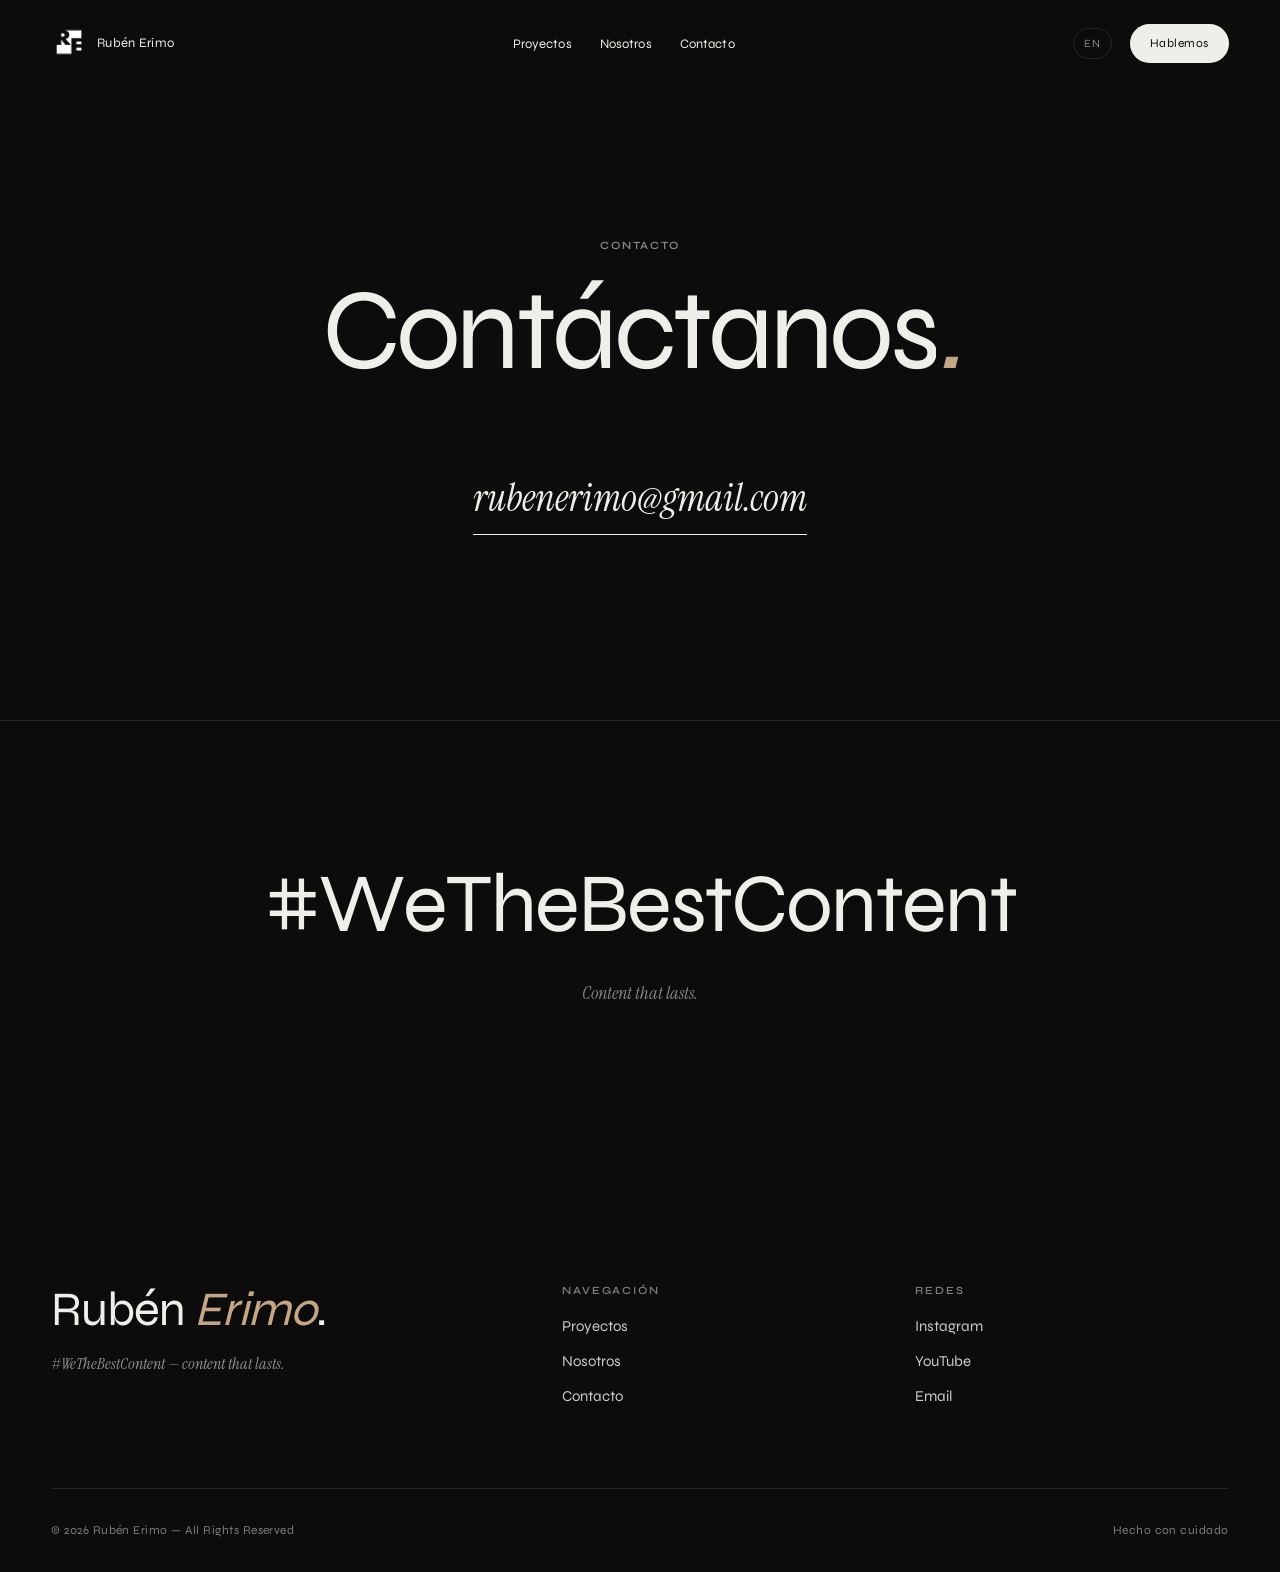
<file: contacto.html>
<!DOCTYPE html>
<html lang="es">
<head>
<meta charset="UTF-8">
<meta name="viewport" content="width=device-width, initial-scale=1.0">
<title>Contacto — Rubén Erimo</title>
<meta name="description" content="Hablemos. Escríbenos para tu próximo proyecto editorial. Rubén Erimo / WeTheBestContent.">
<link rel="icon" type="image/png" href="img-min/logos/img-9656.png">
<link rel="canonical" href="https://rubenerimo.com/contacto.html">
<meta property="og:type" content="website">
<meta property="og:site_name" content="Rubén Erimo — WeTheBestContent">
<meta property="og:title" content="Contacto — Rubén Erimo">
<meta property="og:description" content="Hablemos. Escríbenos para tu próximo proyecto editorial. Rubén Erimo / WeTheBestContent.">
<meta property="og:url" content="https://rubenerimo.com/contacto.html">
<meta property="og:image" content="https://rubenerimo.com/img-min/slider/1.jpg">
<meta property="og:image:width" content="1800">
<meta property="og:locale" content="es_ES">
<meta name="twitter:card" content="summary_large_image">
<meta name="twitter:title" content="Contacto — Rubén Erimo">
<meta name="twitter:description" content="Hablemos. Escríbenos para tu próximo proyecto editorial. Rubén Erimo / WeTheBestContent.">
<meta name="twitter:image" content="https://rubenerimo.com/img-min/slider/1.jpg">
<meta name="twitter:creator" content="@rubenerimo">
<link rel="preconnect" href="https://fonts.googleapis.com">
<link rel="preconnect" href="https://fonts.gstatic.com" crossorigin>
<link href="https://fonts.googleapis.com/css2?family=Instrument+Serif:ital@0;1&family=Montserrat:wght@400;500;600&family=Syne:wght@400;500;600&display=swap" rel="stylesheet">
<link rel="stylesheet" href="styles-min.css">
</head>
<body>

<div id="nav-slot"></div>

<section class="contact-hero centered">
  <div>
    <div class="eyebrow" style="margin-bottom:24px" data-es="Contacto" data-en="Contact">Contacto</div>
    <h1 class="contact-hero-title">
      <span data-split data-es="Contáctanos" data-en="Get in touch">Contáctanos</span><span class="accent" data-split>.</span>
    </h1>
    <a href="mailto:rubenerimo@gmail.com" class="contact-email-large">rubenerimo@gmail.com</a>
  </div>
</section>

<section class="service-cta">
  <h2 class="section-heading">
    <span data-split>#WeTheBestContent</span>
  </h2>
  <p data-es="Content that lasts." data-en="Content that lasts.">Content that lasts.</p>
</section>

<div id="footer-slot"></div>

<script src="partials.js"></script>
<script src="main.js"></script>
</body>
</html>
</file>
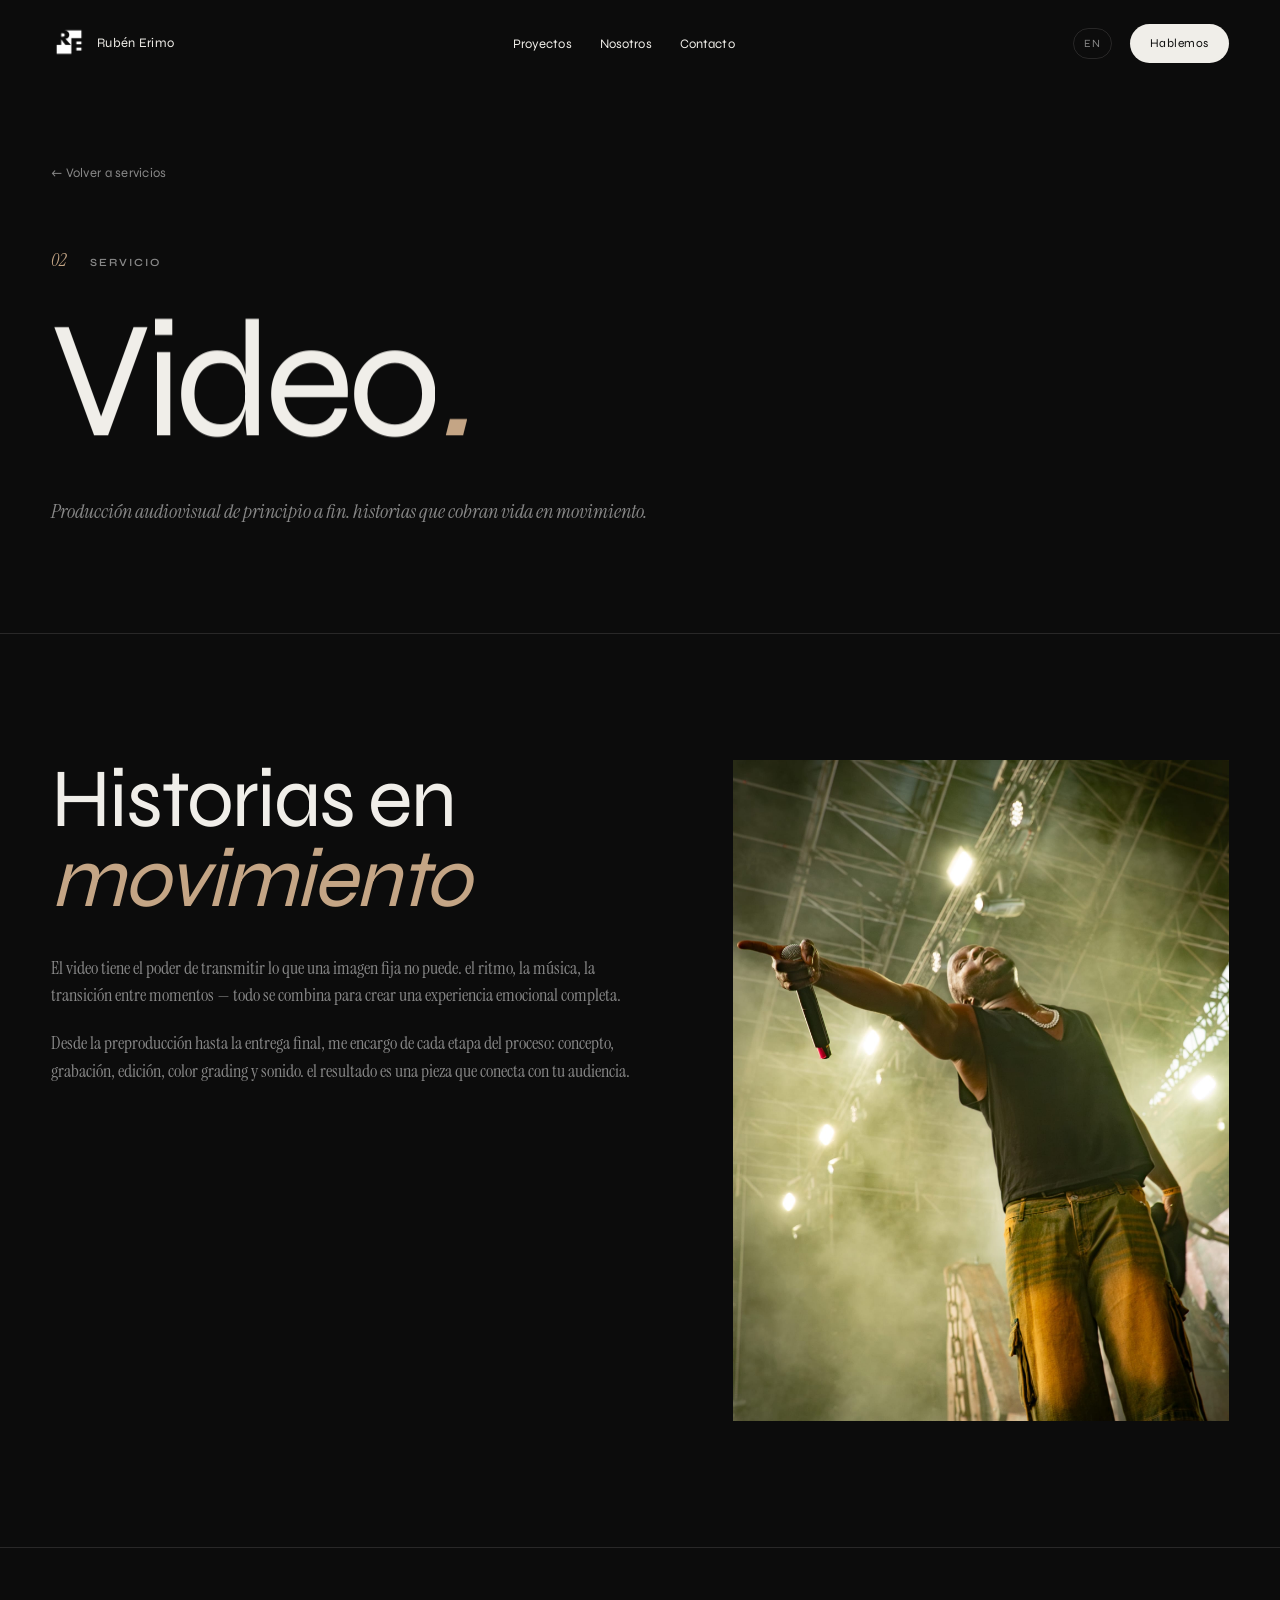
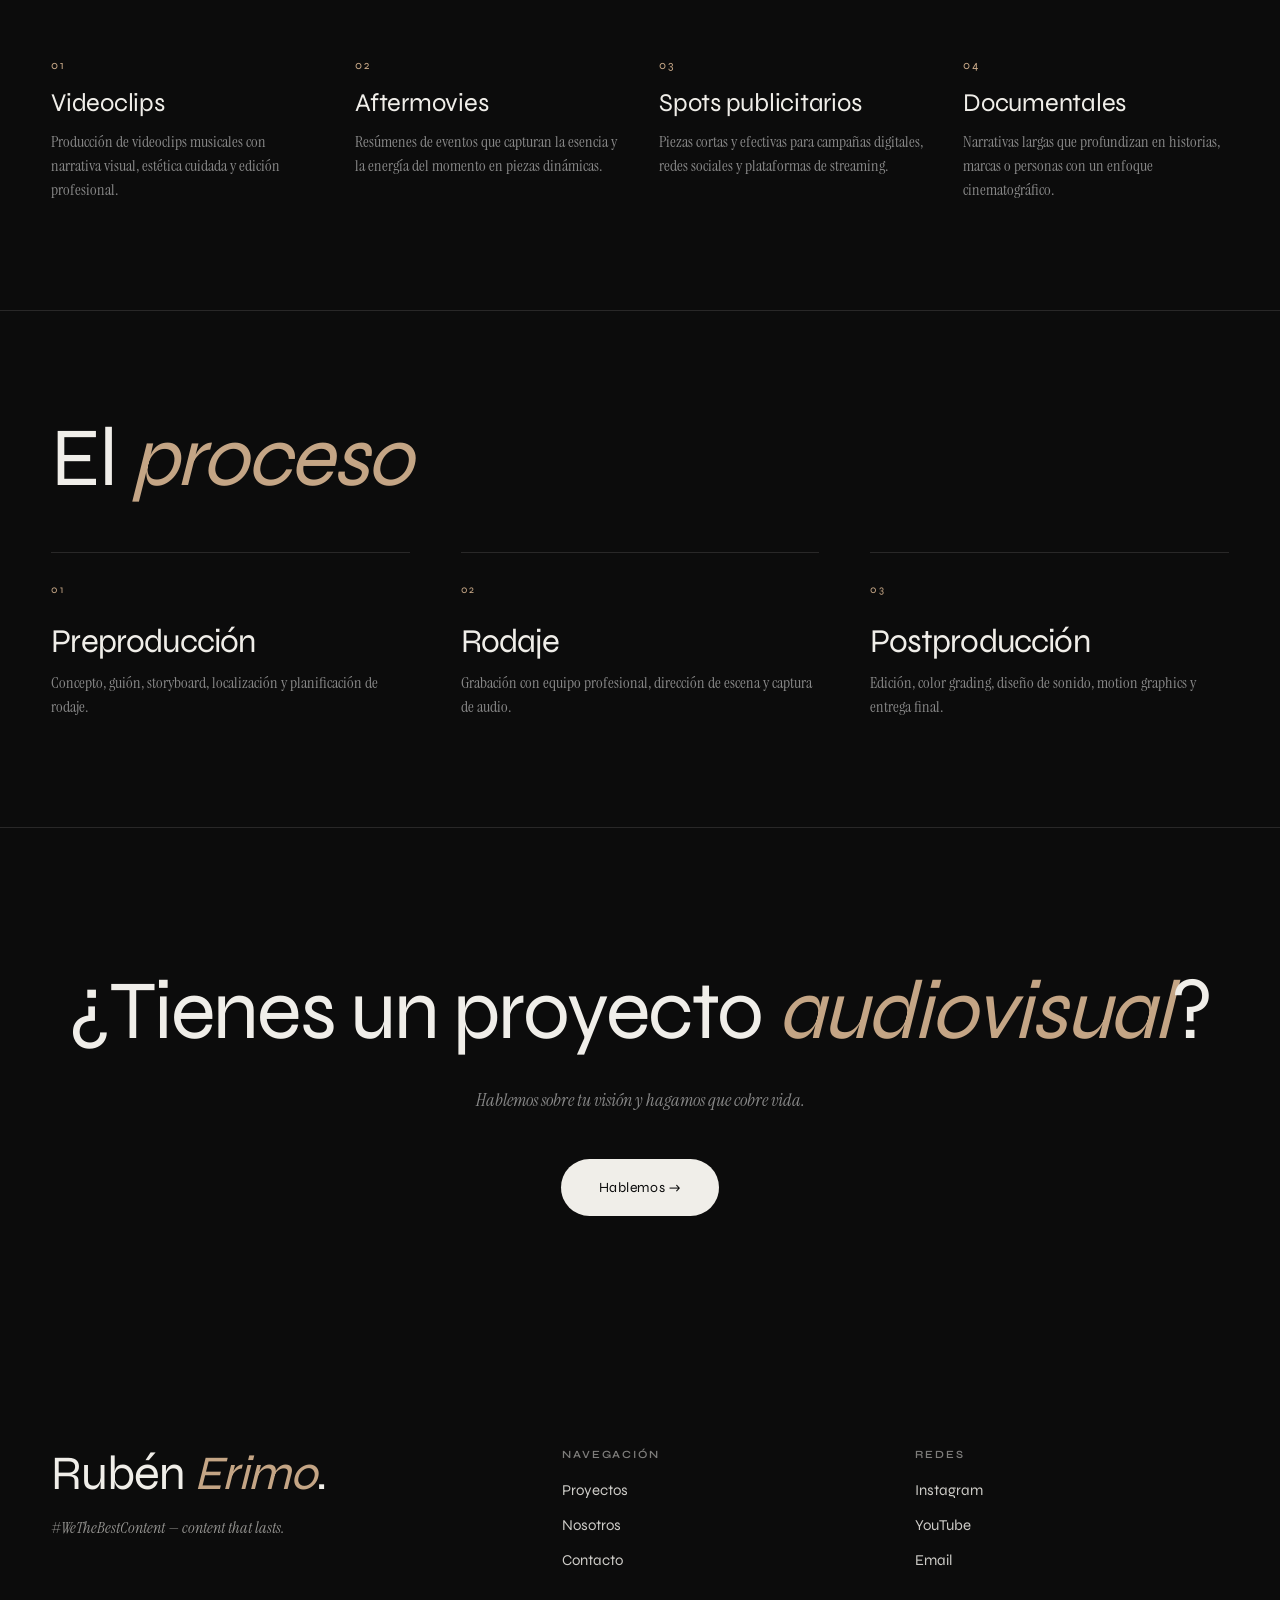
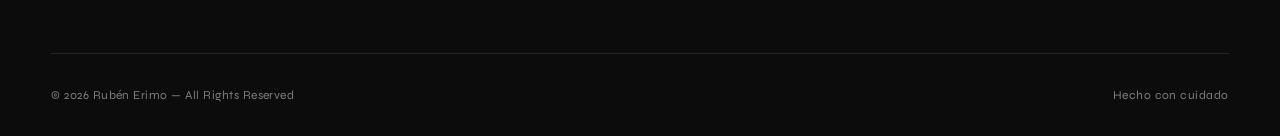
<file: video.html>
<!DOCTYPE html>
<html lang="es">
<head>
<meta charset="UTF-8">
<meta name="viewport" content="width=device-width, initial-scale=1.0">
<title>Video — Rubén Erimo</title>
<meta name="description" content="Producción audiovisual de principio a fin. Por Rubén Erimo.">
<link rel="icon" type="image/png" href="img-min/logos/img-9656.png">
<link rel="canonical" href="https://rubenerimo.com/video.html">
<meta property="og:type" content="website">
<meta property="og:site_name" content="Rubén Erimo — WeTheBestContent">
<meta property="og:title" content="Video — Rubén Erimo">
<meta property="og:description" content="Producción audiovisual de principio a fin. Por Rubén Erimo.">
<meta property="og:url" content="https://rubenerimo.com/video.html">
<meta property="og:image" content="https://rubenerimo.com/img-min/slider/1.jpg">
<meta property="og:image:width" content="1800">
<meta property="og:locale" content="es_ES">
<meta name="twitter:card" content="summary_large_image">
<meta name="twitter:title" content="Video — Rubén Erimo">
<meta name="twitter:description" content="Producción audiovisual de principio a fin. Por Rubén Erimo.">
<meta name="twitter:image" content="https://rubenerimo.com/img-min/slider/1.jpg">
<meta name="twitter:creator" content="@rubenerimo">
<link rel="preconnect" href="https://fonts.googleapis.com">
<link rel="preconnect" href="https://fonts.gstatic.com" crossorigin>
<link href="https://fonts.googleapis.com/css2?family=Instrument+Serif:ital@0;1&family=Montserrat:wght@400;500;600&family=Syne:wght@400;500;600&display=swap" rel="stylesheet">
<link rel="stylesheet" href="styles-min.css">
</head>
<body>

<div id="nav-slot"></div>

<section class="subpage-hero">
  <a href="nosotros.html" class="subpage-back" data-es="← Volver a servicios" data-en="← Back to services">← Volver a servicios</a>
  <div class="subpage-meta">
    <span class="subpage-eyebrow">02</span>
    <span class="eyebrow" data-es="Servicio" data-en="Service">Servicio</span>
  </div>
  <h1 class="subpage-title">
    <span data-split>Video</span><span class="accent" data-split>.</span>
  </h1>
  <p class="subpage-subtitle" data-es="Producción audiovisual de principio a fin. historias que cobran vida en movimiento." data-en="Audiovisual production from start to finish. stories that come alive in motion.">Producción audiovisual de principio a fin. historias que cobran vida en movimiento.</p>
</section>

<section class="service-body">
  <div class="service-grid">
    <div>
      <h2 class="section-heading" data-es-html="Historias en <span class='italic'>movimiento</span>" data-en-html="Stories in <span class='italic'>motion</span>">Historias en <span class="italic">movimiento</span></h2>
      <div class="service-text">
        <p data-es="El video tiene el poder de transmitir lo que una imagen fija no puede. el ritmo, la música, la transición entre momentos — todo se combina para crear una experiencia emocional completa." data-en="Video has the power to convey what a still image cannot. the rhythm, the music, the transition between moments — everything combines to create a complete emotional experience.">El video tiene el poder de transmitir lo que una imagen fija no puede. el ritmo, la música, la transición entre momentos — todo se combina para crear una experiencia emocional completa.</p>
        <p data-es="Desde la preproducción hasta la entrega final, me encargo de cada etapa del proceso: concepto, grabación, edición, color grading y sonido. el resultado es una pieza que conecta con tu audiencia." data-en="From preproduction to final delivery, i handle every stage of the process: concept, shooting, editing, color grading and sound. the result is a piece that connects with your audience.">Desde la preproducción hasta la entrega final, me encargo de cada etapa del proceso: concepto, grabación, edición, color grading y sonido. el resultado es una pieza que conecta con tu audiencia.</p>
      </div>
    </div>
    <div class="service-image">
      <img src="img-min/eventos/1-afrobrunch-rema/2.jpg" alt="Producción audiovisual" fetchpriority="high" decoding="async" width="1469" height="2200">
    </div>
  </div>
</section>

<section class="features">
  <div class="features-grid">
    <div class="feature">
      <span class="feature-num">01</span>
      <h3 class="feature-title" data-es="Videoclips" data-en="Music videos">Videoclips</h3>
      <p class="feature-desc" data-es="Producción de videoclips musicales con narrativa visual, estética cuidada y edición profesional." data-en="Music video production with visual narrative, refined aesthetics and professional editing.">Producción de videoclips musicales con narrativa visual, estética cuidada y edición profesional.</p>
    </div>
    <div class="feature">
      <span class="feature-num">02</span>
      <h3 class="feature-title" data-es="Aftermovies" data-en="Aftermovies">Aftermovies</h3>
      <p class="feature-desc" data-es="Resúmenes de eventos que capturan la esencia y la energía del momento en piezas dinámicas." data-en="Event recaps that capture the essence and energy of the moment in dynamic pieces.">Resúmenes de eventos que capturan la esencia y la energía del momento en piezas dinámicas.</p>
    </div>
    <div class="feature">
      <span class="feature-num">03</span>
      <h3 class="feature-title" data-es="Spots publicitarios" data-en="Commercial spots">Spots publicitarios</h3>
      <p class="feature-desc" data-es="Piezas cortas y efectivas para campañas digitales, redes sociales y plataformas de streaming." data-en="Short and effective pieces for digital campaigns, social media and streaming platforms.">Piezas cortas y efectivas para campañas digitales, redes sociales y plataformas de streaming.</p>
    </div>
    <div class="feature">
      <span class="feature-num">04</span>
      <h3 class="feature-title" data-es="Documentales" data-en="Documentaries">Documentales</h3>
      <p class="feature-desc" data-es="Narrativas largas que profundizan en historias, marcas o personas con un enfoque cinematográfico." data-en="Long-form narratives that delve into stories, brands or people with a cinematic approach.">Narrativas largas que profundizan en historias, marcas o personas con un enfoque cinematográfico.</p>
    </div>
  </div>
</section>

<section class="process">
  <h2 class="section-heading" data-es-html="El <span class='italic'>proceso</span>" data-en-html="The <span class='italic'>process</span>">El <span class="italic">proceso</span></h2>
  <div class="process-grid">
    <div class="process-step">
      <span class="step-num">01</span>
      <h3 data-es="Preproducción" data-en="Preproduction">Preproducción</h3>
      <p data-es="Concepto, guión, storyboard, localización y planificación de rodaje." data-en="Concept, script, storyboard, location scouting and shooting planning.">Concepto, guión, storyboard, localización y planificación de rodaje.</p>
    </div>
    <div class="process-step">
      <span class="step-num">02</span>
      <h3 data-es="Rodaje" data-en="Shooting">Rodaje</h3>
      <p data-es="Grabación con equipo profesional, dirección de escena y captura de audio." data-en="Recording with professional equipment, scene direction and audio capture.">Grabación con equipo profesional, dirección de escena y captura de audio.</p>
    </div>
    <div class="process-step">
      <span class="step-num">03</span>
      <h3 data-es="Postproducción" data-en="Postproduction">Postproducción</h3>
      <p data-es="Edición, color grading, diseño de sonido, motion graphics y entrega final." data-en="Editing, color grading, sound design, motion graphics and final delivery.">Edición, color grading, diseño de sonido, motion graphics y entrega final.</p>
    </div>
  </div>
</section>

<section class="service-cta">
  <h2 class="section-heading" data-es-html="¿Tienes un proyecto <span class='italic'>audiovisual</span>?" data-en-html="Have an <span class='italic'>audiovisual</span> project?">¿Tienes un proyecto <span class="italic">audiovisual</span>?</h2>
  <p data-es="Hablemos sobre tu visión y hagamos que cobre vida." data-en="Let's talk about your vision and bring it to life.">Hablemos sobre tu visión y hagamos que cobre vida.</p>
  <a href="contacto.html" class="cta-btn" data-es="Hablemos →" data-en="Let's talk →">Hablemos →</a>
</section>

<div id="footer-slot"></div>

<script src="partials.js"></script>
<script src="main.js"></script>
</body>
</html>
</file>
<file: styles-min.css>
/* ─────────────────────────────────────────────
   RUBÉN ERIMO — minimal redesign
   Inspirado por stationabt.com — light, lowercase, mucho aire
   ───────────────────────────────────────────── */

:root {
  --bg: #0c0c0c;
  --text: #f0eee9;
  --muted: #888;
  --line: rgba(240, 238, 233, 0.12);
  --accent: #c4a585;
  --red: #d62828;
  --bg-dark: #0c0c0c;
  --text-dark: #f0eee9;

  --font-sans: 'Syne', system-ui, sans-serif;
  --font-serif: 'Instrument Serif', serif;
  /* Proxima Nova substitute (Proxima Nova is paid — Montserrat is the closest free match). */
  --font-neutral: 'Montserrat', system-ui, -apple-system, 'Segoe UI', sans-serif;

  --max: 1600px;
  --gutter: clamp(20px, 4vw, 64px);
  --section-pad: clamp(120px, 18vh, 240px);
}

*, *::before, *::after { margin: 0; padding: 0; box-sizing: border-box; }
html { scroll-behavior: smooth; }
body {
  background: var(--bg);
  color: var(--text);
  font-family: var(--font-sans);
  font-weight: 400;
  line-height: 1.55;
  -webkit-font-smoothing: antialiased;
  text-rendering: optimizeLegibility;
  overflow-x: hidden;
  transition: background 0.4s ease, color 0.4s ease;
}
img { display: block; max-width: 100%; height: auto; }
a { color: inherit; text-decoration: none; }
button { font: inherit; background: none; border: none; color: inherit; cursor: pointer; }
::selection { background: var(--text); color: var(--bg); }

a:focus-visible, button:focus-visible, [role="button"]:focus-visible {
  outline: 2px solid var(--accent);
  outline-offset: 4px;
}


/* ─────────────────────────────────────────────
   TYPOGRAPHY
   ───────────────────────────────────────────── */
h1, h2, h3, h4 {
  font-family: var(--font-sans);
  font-weight: 400;
  letter-spacing: -0.025em;
  line-height: 0.92;
}

.eyebrow {
  font-size: 11px;
  font-weight: 600;
  letter-spacing: 0.18em;
  text-transform: uppercase;
  color: var(--muted);
}

/* ─────────────────────────────────────────────
   CONTAINER
   ───────────────────────────────────────────── */
.container {
  max-width: var(--max);
  margin: 0 auto;
  padding: 0 var(--gutter);
}

/* ─────────────────────────────────────────────
   NAV
   ───────────────────────────────────────────── */
.site-nav {
  position: fixed;
  top: 0; left: 0; right: 0;
  z-index: 100;
  display: flex;
  align-items: center;
  justify-content: space-between;
  padding: 24px var(--gutter);
  border-bottom: 1px solid transparent;
  transition: padding 0.35s ease, background 0.35s ease, border-color 0.35s ease;
}
.site-nav.scrolled {
  padding: 14px var(--gutter);
  background: color-mix(in srgb, var(--bg) 88%, transparent);
  backdrop-filter: blur(14px);
  -webkit-backdrop-filter: blur(14px);
  border-color: var(--line);
}

.nav-logo { display: flex; align-items: center; gap: 10px; cursor: pointer; }
.nav-logo img { height: 36px; width: auto; transition: opacity 0.3s; }
.nav-logo:hover img { opacity: 0.7; }
.nav-logo-text {
  font-size: 13px;
  letter-spacing: 0.02em;
}

.nav-links {
  display: flex;
  gap: 28px;
  list-style: none;
}
.nav-links a {
  font-size: 13px;
  letter-spacing: 0.01em;
  color: var(--text);
  position: relative;
  padding: 4px 0;
  transition: opacity 0.3s;
}
.nav-links a::after {
  content: '';
  position: absolute;
  bottom: 0; left: 0;
  width: 0; height: 1px;
  background: currentColor;
  transition: width 0.45s cubic-bezier(0.4, 0, 0.2, 1);
}
.nav-links a:hover::after { width: 100%; }

.nav-right { display: flex; align-items: center; gap: 18px; }
.nav-toggles { display: flex; gap: 6px; }
.toggle-btn {
  font-size: 11px;
  letter-spacing: 0.08em;
  padding: 6px 10px;
  border: 1px solid var(--line);
  border-radius: 999px;
  color: var(--muted);
  transition: color 0.3s, border-color 0.3s;
}
.toggle-btn:hover { color: var(--text); border-color: var(--text); }

.nav-cta {
  font-size: 12px;
  letter-spacing: 0.04em;
  padding: 10px 20px;
  background: var(--text);
  color: var(--bg);
  border-radius: 999px;
  transition: opacity 0.3s, transform 0.3s;
}
.nav-cta:hover { opacity: 0.85; transform: translateY(-1px); }

.nav-hamburger {
  display: none;
  width: 28px;
  height: 22px;
  position: relative;
}
.nav-hamburger span {
  position: absolute;
  left: 0; right: 0;
  height: 1px;
  background: var(--text);
  transition: transform 0.4s, opacity 0.3s, top 0.3s;
}
.nav-hamburger span:nth-child(1) { top: 4px; }
.nav-hamburger span:nth-child(2) { top: 50%; }
.nav-hamburger span:nth-child(3) { top: calc(100% - 4px); }
.nav-hamburger.open span:nth-child(1) { top: 50%; transform: rotate(45deg); }
.nav-hamburger.open span:nth-child(2) { opacity: 0; }
.nav-hamburger.open span:nth-child(3) { top: 50%; transform: rotate(-45deg); }

@media (max-width: 900px) {
  .nav-links, .nav-right .nav-toggles, .nav-right .nav-cta, .nav-right .nav-social-link { display: none; }
  .nav-hamburger { display: block; }
}

/* ─────────────────────────────────────────────
   MOBILE MENU
   ───────────────────────────────────────────── */
.mobile-menu {
  position: fixed;
  inset: 0;
  z-index: 90;
  background: var(--bg);
  display: flex;
  flex-direction: column;
  align-items: flex-start;
  justify-content: center;
  padding: 0 var(--gutter);
  gap: 28px;
  transform: translateY(-100%);
  transition: transform 0.6s cubic-bezier(0.76, 0, 0.24, 1);
}
.mobile-menu.open { transform: translateY(0); }
.mobile-menu a {
  font-size: clamp(40px, 10vw, 72px);
  letter-spacing: -0.02em;
  line-height: 1;
}
.mobile-toggles { display: flex; gap: 10px; margin-top: 24px; }

/* ─────────────────────────────────────────────
   HERO
   ───────────────────────────────────────────── */
.hero {
  position: relative;
  min-height: 100vh;
  padding: 140px var(--gutter) 80px;
  display: grid;
  grid-template-columns: 1fr;
  align-content: end;
  gap: 60px;
}

.hero-image {
  position: absolute;
  top: 0; right: 0;
  width: 42vw;
  height: 100vh;
  overflow: hidden;
  z-index: 1;
}
.hero-image img {
  width: 100%;
  height: 100%;
  object-fit: cover;
  transform: scale(1.05);
  animation: heroKen 14s ease-in-out infinite alternate;
}
@keyframes heroKen {
  0% { transform: scale(1.05); }
  100% { transform: scale(1.1) translate(-1%, -0.5%); }
}

/* Slider variant */
.hero-slider {
  position: absolute;
  top: 0; right: 0;
  width: 42vw;
  height: 100vh;
  overflow: hidden;
  z-index: 1;
}
.hero-slide {
  position: absolute;
  inset: 0;
  opacity: 0;
  transition: opacity 1.2s cubic-bezier(0.4, 0, 0.2, 1);
}
.hero-slide.active { opacity: 1; }
.hero-slide img {
  width: 100%;
  height: 100%;
  object-fit: cover;
  transform: scale(1.05);
}
.hero-slide.active img {
  animation: heroKen 14s ease-in-out infinite alternate;
}
.hero-dots {
  position: absolute;
  top: 50%;
  right: 24px;
  transform: translateY(-50%);
  z-index: 3;
  display: flex;
  flex-direction: column;
  gap: 10px;
}
.hero-dot {
  width: 2px;
  height: 18px;
  background: rgba(255, 255, 255, 0.35);
  cursor: pointer;
  transition: background 0.4s, height 0.4s;
}
.hero-dot.active {
  background: #fff;
  height: 32px;
}
.hero-counter {
  position: absolute;
  top: 32px;
  right: 24px;
  z-index: 3;
  font-size: 11px;
  letter-spacing: 0.22em;
  color: rgba(255, 255, 255, 0.85);
  background: rgba(0,0,0,0.25);
  padding: 6px 10px;
  backdrop-filter: blur(8px);
  -webkit-backdrop-filter: blur(8px);
}

@media (max-width: 900px) {
  .hero-slider { width: 100%; opacity: 0.4; }
  .hero-dots { right: 16px; }
  .hero-counter { right: 16px; top: 24px; }
}

.hero-inner {
  position: relative;
  z-index: 2;
  max-width: min(1100px, calc(58vw - var(--gutter) - 24px));
}
@media (max-width: 900px) {
  .hero-inner { max-width: 100%; }
}

.hero-eyebrow {
  display: flex;
  align-items: center;
  gap: 14px;
  margin-bottom: 32px;
}
.hero-eyebrow::before {
  content: '';
  width: 40px;
  height: 1px;
  background: var(--text);
}

.hero-title {
  font-size: clamp(60px, 16vw, 240px);
  font-weight: 400;
  letter-spacing: -0.04em;
  line-height: 0.88;
}
.hero-title .accent { font-style: italic; color: var(--accent); }

.hero-meta {
  margin-top: 48px;
  display: flex;
  flex-wrap: wrap;
  gap: 48px;
  align-items: end;
  justify-content: space-between;
}
.hero-phrase {
  font-family: var(--font-serif);
  font-style: italic;
  font-size: clamp(18px, 1.6vw, 24px);
  color: var(--muted);
  max-width: 420px;
  line-height: 1.4;
}

.hero-scroll {
  display: flex;
  align-items: center;
  gap: 12px;
  font-size: 11px;
  letter-spacing: 0.18em;
  text-transform: uppercase;
  color: var(--muted);
}
.hero-scroll-dot {
  width: 44px;
  height: 44px;
  border: 1px solid var(--text);
  border-radius: 50%;
  display: grid;
  place-items: center;
  position: relative;
}
.hero-scroll-dot::after {
  content: '↓';
  font-size: 14px;
  animation: scrollBob 1.8s ease-in-out infinite;
}
@keyframes scrollBob {
  0%, 100% { transform: translateY(-2px); }
  50% { transform: translateY(2px); }
}

@media (max-width: 900px) {
  .hero-image { width: 100%; opacity: 0.35; }
}

/* ─────────────────────────────────────────────
   INTRO (about preview)
   ───────────────────────────────────────────── */
.intro {
  padding: var(--section-pad) 0;
}
.intro-grid {
  display: grid;
  grid-template-columns: 1.1fr 0.9fr;
  gap: clamp(40px, 6vw, 96px);
  align-items: end;
}
.intro-eyebrow { margin-bottom: 32px; }
.intro-title {
  font-size: clamp(40px, 6.5vw, 96px);
  margin-bottom: 40px;
}
.intro-text {
  font-family: var(--font-serif);
  font-size: clamp(17px, 1.4vw, 22px);
  line-height: 1.5;
  color: var(--muted);
  max-width: 560px;
}
.intro-text p + p { margin-top: 18px; }
.intro-image {
  aspect-ratio: 4 / 5;
  overflow: hidden;
}
.intro-image img {
  width: 100%; height: 100%; object-fit: cover;
  transition: transform 1.2s ease;
}
.intro:hover .intro-image img { transform: scale(1.03); }

@media (max-width: 800px) {
  .intro-grid { grid-template-columns: 1fr; }
}

/* ─────────────────────────────────────────────
   WORK GRID
   ───────────────────────────────────────────── */
.work {
  padding: var(--section-pad) 0;
}
.work-header {
  display: flex;
  align-items: end;
  justify-content: space-between;
  margin-bottom: clamp(60px, 10vh, 140px);
  gap: 40px;
}
.work-title {
  font-size: clamp(50px, 9vw, 140px);
}
.work-sub {
  font-family: var(--font-serif);
  font-style: italic;
  color: var(--muted);
  max-width: 320px;
  font-size: clamp(15px, 1.2vw, 18px);
}

.work-grid {
  display: grid;
  grid-template-columns: repeat(2, 1fr);
  gap: clamp(40px, 6vw, 80px) clamp(20px, 3vw, 40px);
}
.work-item {
  display: block;
  cursor: pointer;
}
.work-item-img {
  aspect-ratio: 3 / 4;
  overflow: hidden;
  margin-bottom: 20px;
}
.work-item-img img {
  width: 100%; height: 100%; object-fit: cover;
  transition: transform 1.4s cubic-bezier(0.2, 0.8, 0.2, 1), filter 0.6s;
  filter: grayscale(0.05);
}
.work-item:hover .work-item-img img { transform: scale(1.04); filter: grayscale(0); }

.work-item:nth-child(odd) { transform: translateY(0); }
.work-item:nth-child(even) { transform: translateY(60px); }

.work-item-meta {
  display: flex;
  align-items: baseline;
  justify-content: space-between;
  gap: 20px;
}
.work-item-num {
  font-size: 12px;
  letter-spacing: 0.1em;
  color: var(--muted);
}
.work-item-title {
  font-size: clamp(20px, 2vw, 28px);
  letter-spacing: -0.01em;
  flex: 1;
}
.work-item-arrow {
  font-size: 18px;
  transition: transform 0.4s;
}
.work-item:hover .work-item-arrow { transform: translateX(8px); }

@media (max-width: 800px) {
  .work-grid { grid-template-columns: 1fr; gap: 60px; }
  .work-item:nth-child(even) { transform: translateY(0); }
}

/* ─────────────────────────────────────────────
   CTA — hablemos
   ───────────────────────────────────────────── */
.cta {
  padding: var(--section-pad) 0;
  text-align: center;
}
.cta-eyebrow { margin-bottom: 32px; }
.cta-link {
  display: inline-block;
  font-size: clamp(60px, 14vw, 220px);
  font-weight: 400;
  letter-spacing: -0.04em;
  line-height: 0.95;
  position: relative;
  transition: color 0.4s;
}
.cta-link .accent { font-style: italic; color: var(--accent); }
.cta-link::after {
  content: '';
  position: absolute;
  left: 0; right: 0; bottom: 0.05em;
  height: 1px;
  background: currentColor;
  transform: scaleX(0);
  transform-origin: left;
  transition: transform 0.6s cubic-bezier(0.4, 0, 0.2, 1);
}
.cta-link:hover::after { transform: scaleX(1); }
.cta-mail {
  margin-top: 32px;
  font-family: var(--font-serif);
  font-style: italic;
  color: var(--muted);
  font-size: clamp(15px, 1.2vw, 18px);
}

/* ─────────────────────────────────────────────
   FOOTER
   ───────────────────────────────────────────── */
.site-footer {
  background: var(--bg-dark);
  color: var(--text-dark);
  padding: clamp(60px, 10vh, 120px) var(--gutter) 32px;
}
.site-footer .footer-inner {
  max-width: var(--max);
  margin: 0 auto;
  display: grid;
  grid-template-columns: 1.5fr 1fr 1fr;
  gap: 40px;
  padding-bottom: 80px;
  border-bottom: 1px solid rgba(240, 238, 233, 0.1);
}
.footer-brand {
  font-size: clamp(28px, 4vw, 48px);
  letter-spacing: -0.02em;
  line-height: 1;
}
.footer-brand .accent { font-style: italic; color: #c4a585; }
.footer-tagline {
  font-family: var(--font-serif);
  font-style: italic;
  margin-top: 18px;
  color: rgba(240, 238, 233, 0.6);
  font-size: 16px;
}
.footer-col h4 {
  font-size: 11px;
  font-weight: 600;
  letter-spacing: 0.18em;
  text-transform: uppercase;
  color: rgba(240, 238, 233, 0.5);
  margin-bottom: 18px;
}
.footer-col ul { list-style: none; display: flex; flex-direction: column; gap: 10px; }
.footer-col a { font-size: 15px; color: var(--text-dark); opacity: 0.85; transition: opacity 0.3s; }
.footer-col a:hover { opacity: 1; }

.footer-bottom {
  max-width: var(--max);
  margin: 32px auto 0;
  display: flex;
  flex-wrap: wrap;
  justify-content: space-between;
  gap: 16px;
  font-size: 12px;
  letter-spacing: 0.04em;
  color: rgba(240, 238, 233, 0.5);
}

@media (max-width: 800px) {
  .site-footer .footer-inner { grid-template-columns: 1fr; gap: 40px; }
}

/* ─────────────────────────────────────────────
   REVEAL — char split + fade up
   ───────────────────────────────────────────── */
[data-split] {
  display: inline-block;
  overflow: hidden;
  vertical-align: bottom;
}
.split-char {
  display: inline-block;
  transform: translateY(110%);
  opacity: 0;
  transition: transform 0.9s cubic-bezier(0.2, 0.8, 0.2, 1),
              opacity 0.5s ease;
  will-change: transform;
}
[data-split].split-vis .split-char {
  transform: translateY(0);
  opacity: 1;
}

.reveal {
  opacity: 0;
  transform: translateY(40px);
  transition: opacity 1s cubic-bezier(0.2, 0.8, 0.2, 1),
              transform 1s cubic-bezier(0.2, 0.8, 0.2, 1);
}
.reveal.vis {
  opacity: 1;
  transform: translateY(0);
}

@media (prefers-reduced-motion: reduce) {
  *, *::before, *::after {
    animation: none !important;
    transition: none !important;
  }
  .split-char { transform: none; opacity: 1; }
  .reveal { opacity: 1; transform: none; }
}

/* ─────────────────────────────────────────────
   SUBPAGE — header (used by category & service pages)
   ───────────────────────────────────────────── */
.subpage-hero {
  padding: 160px var(--gutter) clamp(80px, 12vh, 160px);
  border-bottom: 1px solid var(--line);
  max-width: var(--max);
  margin: 0 auto;
}
.subpage-back {
  display: inline-flex;
  align-items: center;
  gap: 10px;
  font-size: 13px;
  letter-spacing: 0.02em;
  color: var(--muted);
  margin-bottom: 64px;
  transition: color 0.3s, gap 0.3s;
}
.subpage-back:hover { color: var(--text); gap: 16px; }

.subpage-meta {
  display: flex;
  align-items: baseline;
  gap: 24px;
  margin-bottom: 32px;
}
.subpage-eyebrow {
  font-family: var(--font-serif);
  font-style: italic;
  font-size: 18px;
  color: var(--accent);
}

.subpage-title {
  font-size: clamp(56px, 13vw, 200px);
  font-weight: 400;
  letter-spacing: -0.04em;
  line-height: 0.9;
  margin-bottom: 40px;
}
.subpage-title .accent { font-style: italic; color: var(--accent); }

.subpage-subtitle {
  font-family: var(--font-serif);
  font-style: italic;
  font-size: clamp(18px, 1.6vw, 26px);
  color: var(--muted);
  max-width: 720px;
  line-height: 1.4;
}

/* ─────────────────────────────────────────────
   SESSION — group of images with name above
   ───────────────────────────────────────────── */
.session {
  padding: clamp(80px, 12vh, 160px) var(--gutter);
  max-width: var(--max);
  margin: 0 auto;
}
.session-head {
  display: flex;
  align-items: baseline;
  gap: 20px;
  margin-bottom: clamp(32px, 5vh, 60px);
}
.session-num {
  font-size: 12px;
  letter-spacing: 0.18em;
  color: var(--muted);
  text-transform: uppercase;
}
.session-name {
  font-size: clamp(32px, 5vw, 64px);
  font-weight: 400;
  letter-spacing: -0.02em;
}

/* ─────────────────────────────────────────────
   GALLERY GRID
   ───────────────────────────────────────────── */
.gallery-grid {
  display: grid;
  grid-template-columns: repeat(3, 1fr);
  gap: clamp(12px, 1.5vw, 24px);
}
.gallery-grid.cols-2 { grid-template-columns: repeat(2, 1fr); }
.gallery-item {
  position: relative;
  overflow: hidden;
  cursor: pointer;
  aspect-ratio: 3 / 4;
  background: var(--line);
}
.gallery-item img {
  width: 100%; height: 100%;
  object-fit: cover;
  transition: transform 1.2s cubic-bezier(0.2, 0.8, 0.2, 1);
}
.gallery-item:hover img { transform: scale(1.05); }
.gallery-item.wide { aspect-ratio: 4 / 3; grid-column: span 2; }

@media (max-width: 800px) {
  .gallery-grid, .gallery-grid.cols-2 { grid-template-columns: repeat(2, 1fr); }
  .gallery-item.wide { grid-column: auto; }
}
@media (max-width: 500px) {
  .gallery-grid, .gallery-grid.cols-2 { grid-template-columns: 1fr; }
}

/* ─────────────────────────────────────────────
   LIGHTBOX
   ───────────────────────────────────────────── */
.lightbox {
  position: fixed;
  inset: 0;
  z-index: 200;
  background: rgba(15, 15, 15, 0.96);
  display: none;
  align-items: center;
  justify-content: center;
  cursor: pointer;
  padding: 60px;
  backdrop-filter: blur(8px);
  -webkit-backdrop-filter: blur(8px);
}
.lightbox.open { display: flex; }
.lightbox-img {
  max-width: 90vw;
  max-height: 85vh;
  object-fit: contain;
  cursor: default;
  transition: transform 0.45s cubic-bezier(0.6, 0, 0.4, 1), opacity 0.35s ease;
}
.lightbox-img.slide-left { transform: translateX(-40px); opacity: 0; }
.lightbox-img.slide-right { transform: translateX(40px); opacity: 0; }
.lightbox-img.slide-enter-left { transform: translateX(40px); opacity: 0; transition: none; }
.lightbox-img.slide-enter-right { transform: translateX(-40px); opacity: 0; transition: none; }

.lightbox-close,
.lightbox-prev,
.lightbox-next {
  position: absolute;
  background: transparent;
  color: #fff;
  font-size: 22px;
  border: 1px solid rgba(255, 255, 255, 0.25);
  border-radius: 50%;
  width: 48px;
  height: 48px;
  display: grid;
  place-items: center;
  cursor: pointer;
  transition: background 0.3s, border-color 0.3s;
}
.lightbox-close:hover,
.lightbox-prev:hover,
.lightbox-next:hover {
  background: rgba(255, 255, 255, 0.08);
  border-color: rgba(255, 255, 255, 0.6);
}
.lightbox-close { top: 32px; right: 32px; }
.lightbox-prev { left: 32px; top: 50%; transform: translateY(-50%); }
.lightbox-next { right: 32px; top: 50%; transform: translateY(-50%); }

@media (max-width: 600px) {
  .lightbox { padding: 16px; }
  .lightbox-close, .lightbox-prev, .lightbox-next { width: 40px; height: 40px; font-size: 18px; }
  .lightbox-close { top: 16px; right: 16px; }
  .lightbox-prev { left: 12px; }
  .lightbox-next { right: 12px; }
}

/* ─────────────────────────────────────────────
   SERVICE PAGE BODY
   ───────────────────────────────────────────── */
.service-body {
  padding: clamp(80px, 14vh, 200px) var(--gutter);
  max-width: var(--max);
  margin: 0 auto;
}
.service-grid {
  display: grid;
  grid-template-columns: 1.1fr 0.9fr;
  gap: clamp(40px, 6vw, 96px);
  align-items: start;
}
.section-heading {
  font-size: clamp(40px, 6.5vw, 96px);
  font-weight: 400;
  letter-spacing: -0.025em;
  line-height: 0.95;
  margin-bottom: 36px;
}
.section-heading .italic,
.section-heading .accent {
  font-style: italic;
  color: var(--accent);
}
.service-text {
  font-family: var(--font-serif);
  font-size: clamp(17px, 1.4vw, 22px);
  line-height: 1.55;
  color: var(--muted);
  max-width: 580px;
}
.service-text p + p { margin-top: 20px; }

.service-image {
  aspect-ratio: 3 / 4;
  overflow: hidden;
}
.service-image img {
  width: 100%; height: 100%; object-fit: cover;
}

@media (max-width: 800px) {
  .service-grid { grid-template-columns: 1fr; }
}

/* ─────────────────────────────────────────────
   FEATURES (4 column grid)
   ───────────────────────────────────────────── */
.features {
  padding: clamp(80px, 12vh, 160px) var(--gutter);
  max-width: var(--max);
  margin: 0 auto;
  border-top: 1px solid var(--line);
}
.features-grid {
  display: grid;
  grid-template-columns: repeat(4, 1fr);
  gap: clamp(24px, 3vw, 56px);
}
.feature {
  display: flex;
  flex-direction: column;
  gap: 16px;
}
.feature-num {
  font-size: 12px;
  letter-spacing: 0.18em;
  color: var(--accent);
  text-transform: uppercase;
}
.feature-title {
  font-size: clamp(22px, 2vw, 28px);
  font-weight: 400;
  letter-spacing: -0.01em;
}
.feature-desc {
  font-family: var(--font-serif);
  font-size: 16px;
  line-height: 1.5;
  color: var(--muted);
}

@media (max-width: 900px) { .features-grid { grid-template-columns: repeat(2, 1fr); } }
@media (max-width: 500px) { .features-grid { grid-template-columns: 1fr; } }

/* ─────────────────────────────────────────────
   PROCESS (3 numbered steps)
   ───────────────────────────────────────────── */
.process {
  padding: clamp(80px, 12vh, 160px) var(--gutter);
  max-width: var(--max);
  margin: 0 auto;
  border-top: 1px solid var(--line);
}
.process-grid {
  display: grid;
  grid-template-columns: repeat(3, 1fr);
  gap: clamp(24px, 4vw, 80px);
  margin-top: clamp(40px, 6vh, 80px);
}
.process-step {
  border-top: 1px solid var(--line);
  padding-top: 28px;
}
.process-step .step-num {
  font-size: 11px;
  letter-spacing: 0.22em;
  color: var(--accent);
  text-transform: uppercase;
  margin-bottom: 28px;
  display: block;
}
.process-step h3 {
  font-size: clamp(24px, 2.6vw, 36px);
  font-weight: 400;
  margin-bottom: 14px;
}
.process-step p {
  font-family: var(--font-serif);
  font-size: 16px;
  line-height: 1.5;
  color: var(--muted);
}

@media (max-width: 800px) {
  .process-grid { grid-template-columns: 1fr; }
}

/* ─────────────────────────────────────────────
   SERVICE GALLERY / SHOWREEL
   ───────────────────────────────────────────── */
.service-showreel {
  padding: clamp(80px, 12vh, 160px) var(--gutter);
  max-width: var(--max);
  margin: 0 auto;
  border-top: 1px solid var(--line);
}

/* ─────────────────────────────────────────────
   SERVICE CTA
   ───────────────────────────────────────────── */
.service-cta {
  padding: clamp(100px, 16vh, 220px) var(--gutter);
  text-align: center;
  border-top: 1px solid var(--line);
}
.service-cta p {
  font-family: var(--font-serif);
  font-style: italic;
  font-size: clamp(17px, 1.4vw, 22px);
  color: var(--muted);
  margin: 28px auto 44px;
  max-width: 600px;
}
.cta-btn {
  display: inline-flex;
  align-items: center;
  gap: 14px;
  padding: 18px 38px;
  background: var(--text);
  color: var(--bg);
  font-size: 14px;
  letter-spacing: 0.04em;
  border-radius: 999px;
  transition: opacity 0.3s, transform 0.3s;
}
.cta-btn:hover { opacity: 0.85; transform: translateY(-2px); }
.cta-btn svg { stroke: currentColor; }

/* ─────────────────────────────────────────────
   ABOUT (nosotros)
   ───────────────────────────────────────────── */
.about-section {
  padding: 160px var(--gutter) clamp(80px, 12vh, 160px);
  max-width: var(--max);
  margin: 0 auto;
}
.about-head {
  display: flex;
  align-items: baseline;
  gap: 24px;
  margin-bottom: clamp(40px, 8vh, 80px);
}
.about-num {
  font-family: var(--font-serif);
  font-style: italic;
  font-size: 22px;
  color: var(--accent);
}
.about-heading {
  font-size: clamp(50px, 9vw, 140px);
  font-weight: 400;
  letter-spacing: -0.04em;
  line-height: 0.9;
}
.about-heading .accent { font-style: italic; color: var(--accent); }

/* 2-column layout: video on the left, eyebrow+text on the right */
.about-grid {
  display: grid;
  grid-template-columns: 1.1fr 0.9fr;
  gap: clamp(40px, 5vw, 80px);
  align-items: start;
}
.about-eyebrow {
  display: block;
  margin-bottom: clamp(20px, 3vh, 32px);
}
.about-text-col { padding-top: 4px; }

.about-text {
  font-family: var(--font-neutral);
  font-size: clamp(16px, 1.2vw, 19px);
  line-height: 1.65;
  color: var(--muted);
}
.about-text p + p { margin-top: 20px; }
.about-text strong { color: var(--text); font-weight: 500; font-style: normal; }
.about-tagline {
  font-family: var(--font-serif);
  font-style: italic;
  color: var(--accent);
  margin-top: 32px;
  font-size: clamp(18px, 1.5vw, 24px);
}

/* About video — fits its natural aspect (16:9 landscape) inside the column */
.about-video-block {
  position: relative;
  background: #000;
  overflow: hidden;
  aspect-ratio: 16 / 9;
}
.about-video-block video {
  display: block;
  width: 100%;
  height: 100%;
  object-fit: cover;
}

@media (max-width: 800px) {
  .about-grid { grid-template-columns: 1fr; gap: clamp(32px, 5vh, 48px); }
}
.audio-toggle {
  position: absolute;
  top: 16px;
  right: 16px;
  width: 48px;
  height: 48px;
  border: 1px solid rgba(255, 255, 255, 0.35);
  border-radius: 50%;
  background: rgba(0, 0, 0, 0.45);
  backdrop-filter: blur(8px);
  -webkit-backdrop-filter: blur(8px);
  color: #fff;
  display: grid;
  place-items: center;
  cursor: pointer;
  padding: 0;
  z-index: 5;
  transition: background 0.3s, border-color 0.3s, transform 0.3s;
}
.audio-toggle:hover {
  background: rgba(0, 0, 0, 0.7);
  border-color: rgba(255, 255, 255, 0.6);
  transform: scale(1.06);
}
.audio-toggle svg {
  width: 20px;
  height: 20px;
  fill: currentColor;
}

/* Section head (Servicios) — reuses the numbered label + heading pattern */
.section-head {
  display: flex;
  align-items: baseline;
  gap: 24px;
  margin-bottom: clamp(40px, 6vh, 80px);
}
.section-num {
  font-family: var(--font-serif);
  font-style: italic;
  font-size: 22px;
  color: var(--accent);
}

@media (max-width: 800px) {
  .about-text { margin-top: clamp(32px, 5vh, 56px); }
}

/* ─────────────────────────────────────────────
   CONTACT
   ───────────────────────────────────────────── */
.contact-hero {
  padding: 160px var(--gutter) clamp(80px, 12vh, 160px);
  max-width: var(--max);
  margin: 0 auto;
  display: grid;
  grid-template-columns: 1fr 1fr;
  gap: clamp(40px, 6vw, 96px);
  align-items: center;
  min-height: 100vh;
}
.contact-hero-image {
  aspect-ratio: 3 / 4;
  overflow: hidden;
}
.contact-hero-image img {
  width: 100%; height: 100%; object-fit: cover;
}
.contact-hero-title {
  font-size: clamp(50px, 9vw, 140px);
  font-weight: 400;
  letter-spacing: -0.04em;
  line-height: 0.92;
  margin-bottom: 40px;
}
.contact-hero-title .accent { font-style: italic; color: var(--accent); }
.contact-hero-cta {
  display: inline-flex;
  align-items: center;
  gap: 12px;
  padding: 16px 32px;
  background: var(--text);
  color: var(--bg);
  font-size: 14px;
  letter-spacing: 0.04em;
  border-radius: 999px;
  transition: opacity 0.3s, transform 0.3s;
}
.contact-hero-cta:hover { opacity: 0.85; transform: translateY(-2px); }

.contact-info {
  padding: clamp(80px, 12vh, 160px) var(--gutter);
  max-width: var(--max);
  margin: 0 auto;
  border-top: 1px solid var(--line);
}
.contact-rows {
  display: flex;
  flex-direction: column;
}
.contact-row {
  display: grid;
  grid-template-columns: 220px 1fr 30px;
  align-items: center;
  padding: 32px 0;
  border-top: 1px solid var(--line);
  font-size: clamp(20px, 2vw, 28px);
  transition: padding 0.4s ease;
}
.contact-row:last-child { border-bottom: 1px solid var(--line); }
.contact-row:hover { padding-left: 16px; }
.contact-row-label {
  font-family: var(--font-sans);
  font-size: 12px;
  letter-spacing: 0.18em;
  text-transform: uppercase;
  color: var(--muted);
}
.contact-row-value {
  font-family: var(--font-serif);
  font-style: italic;
}
.contact-row-arrow {
  text-align: right;
  font-size: 18px;
  transition: transform 0.4s;
}
.contact-row:hover .contact-row-arrow { transform: translateX(8px); }

@media (max-width: 800px) {
  .contact-hero { grid-template-columns: 1fr; min-height: auto; }
  .contact-row { grid-template-columns: 1fr 24px; gap: 6px; }
  .contact-row-label { display: none; }
}

/* italic helper for inline lowercase emphasis */
.italic { font-style: italic; color: var(--accent); }
.red-accent { color: var(--red); font-style: italic; }

/* Proxima Nova substitute — Montserrat. Apply via .neutral on text blocks. */
.neutral,
.neutral p,
.neutral span,
.neutral li {
  font-family: var(--font-neutral);
  font-weight: 400;
  font-style: normal;
  letter-spacing: 0;
  line-height: 1.6;
}
.subpage-subtitle.neutral {
  font-size: clamp(16px, 1.2vw, 19px);
  color: var(--muted);
  max-width: 760px;
}

/* ─────────────────────────────────────────────
   PROYECTOS PAGE — "The Best For the Best" tagline
   ───────────────────────────────────────────── */
.proyectos-tagline {
  font-size: clamp(48px, 9vw, 140px);
  font-weight: 400;
  line-height: 1;
  letter-spacing: -0.03em;
  display: flex;
  flex-wrap: wrap;
  gap: 0.2em 0.3em;
  align-items: baseline;
}
.proyectos-tagline > span { display: inline-block; }
.proyectos-tagline .red-accent {
  color: var(--red);
  font-style: italic;
}

/* ─────────────────────────────────────────────
   CONTACT SOCIALS (IG/YT/Email icons)
   ───────────────────────────────────────────── */
.contact-socials {
  display: flex;
  gap: clamp(20px, 3vw, 40px);
  margin-top: clamp(40px, 6vh, 80px);
  flex-wrap: wrap;
}
.contact-social {
  display: inline-flex;
  align-items: center;
  justify-content: center;
  width: 64px;
  height: 64px;
  border: 1px solid var(--line);
  border-radius: 50%;
  color: var(--text);
  transition: border-color 0.3s, background 0.3s, transform 0.3s;
}
.contact-social:hover {
  border-color: var(--text);
  background: var(--text);
  color: var(--bg);
  transform: translateY(-3px);
}
.contact-social svg {
  width: 24px;
  height: 24px;
  fill: currentColor;
}

/* Centered Contáctanos hero variant (no image) */
.contact-hero.centered {
  grid-template-columns: 1fr;
  justify-items: center;
  text-align: center;
  min-height: 80vh;
}
.contact-hero.centered .contact-hero-title { text-align: center; }
.contact-hero.centered .contact-socials { justify-content: center; }

/* Big prominent email link below the Contáctanos title */
.contact-email-large {
  display: inline-block;
  margin-top: clamp(32px, 5vh, 56px);
  font-family: var(--font-serif);
  font-style: italic;
  font-size: clamp(22px, 3vw, 40px);
  color: var(--text);
  border-bottom: 1px solid var(--text);
  padding-bottom: 6px;
  transition: color 0.3s, border-color 0.3s, transform 0.3s;
}
.contact-email-large:hover {
  color: var(--accent);
  border-color: var(--accent);
  transform: translateY(-2px);
}

/* ─────────────────────────────────────────────
   CLIENTES SECTION (nosotros.html)
   ───────────────────────────────────────────── */
.clientes-section {
  padding: clamp(80px, 12vh, 160px) var(--gutter);
  max-width: var(--max);
  margin: 0 auto;
  border-top: 1px solid var(--line);
}
.clientes-head {
  display: flex;
  align-items: baseline;
  gap: 24px;
  margin-bottom: clamp(40px, 6vh, 80px);
}
.clientes-num {
  font-family: var(--font-serif);
  font-style: italic;
  font-size: 22px;
  color: var(--accent);
}
.clientes-heading {
  font-size: clamp(40px, 7vw, 96px);
  font-weight: 400;
  letter-spacing: -0.025em;
  line-height: 0.95;
}
.clientes-desc {
  font-family: var(--font-neutral);
  font-size: clamp(16px, 1.2vw, 19px);
  line-height: 1.6;
  color: var(--muted);
  max-width: 720px;
  margin-bottom: clamp(40px, 6vh, 80px);
}
.clientes-logos {
  display: grid;
  grid-template-columns: repeat(auto-fill, minmax(140px, 1fr));
  gap: clamp(24px, 3vw, 48px);
  align-items: center;
}
.cliente-logo {
  aspect-ratio: 3 / 2;
  display: grid;
  place-items: center;
  padding: 18px;
  border: 1px solid var(--line);
  background: rgba(255, 255, 255, 0.04);
  box-shadow: 0 4px 18px rgba(0, 0, 0, 0.45);
  transition: border-color 0.3s, background 0.3s, transform 0.3s, box-shadow 0.3s;
}
.cliente-logo:hover {
  border-color: var(--text);
  background: rgba(255, 255, 255, 0.08);
  box-shadow: 0 6px 26px rgba(0, 0, 0, 0.55);
  transform: translateY(-2px);
}
.cliente-logo img {
  max-width: 100%;
  max-height: 72px;
  object-fit: contain;
  opacity: 1;
  filter: drop-shadow(0 2px 4px rgba(0, 0, 0, 0.5));
  transition: filter 0.3s, transform 0.3s;
}
.cliente-logo:hover img {
  filter: drop-shadow(0 3px 6px rgba(0, 0, 0, 0.6));
  transform: scale(1.03);
}
.cliente-logo.placeholder {
  font-family: var(--font-neutral);
  font-size: 12px;
  letter-spacing: 0.1em;
  text-transform: uppercase;
  color: var(--muted);
  border-style: dashed;
}

/* ─────────────────────────────────────────────
   CONTACT FORM (Formspree)
   ───────────────────────────────────────────── */
.contact-form-section {
  padding: clamp(80px, 12vh, 160px) var(--gutter);
  max-width: var(--max);
  margin: 0 auto;
  border-top: 1px solid var(--line);
}
.contact-form-inner {
  display: grid;
  grid-template-columns: 0.9fr 1.1fr;
  gap: clamp(40px, 6vw, 96px);
  align-items: start;
}
.contact-form-head .eyebrow { display: block; margin-bottom: 16px; }
.contact-form-head .section-heading { line-height: 0.95; }
.contact-form-head .section-heading span { display: block; }

.contact-form {
  display: flex;
  flex-direction: column;
  gap: 20px;
}
.form-row {
  display: grid;
  grid-template-columns: 1fr 1fr;
  gap: 20px;
}
.form-field {
  display: flex;
  flex-direction: column;
  gap: 8px;
}
.form-label {
  font-size: 11px;
  letter-spacing: 0.18em;
  text-transform: uppercase;
  color: var(--muted);
}
.form-field input,
.form-field select,
.form-field textarea {
  font-family: var(--font-sans);
  font-size: 16px;
  color: var(--text);
  background: transparent;
  border: none;
  border-bottom: 1px solid var(--line);
  padding: 10px 0;
  width: 100%;
  transition: border-color 0.3s;
  outline: none;
  resize: vertical;
  border-radius: 0;
  -webkit-appearance: none;
  appearance: none;
}
.form-field select {
  background-image: linear-gradient(45deg, transparent 50%, var(--muted) 50%),
                    linear-gradient(135deg, var(--muted) 50%, transparent 50%);
  background-position: calc(100% - 14px) center, calc(100% - 8px) center;
  background-size: 6px 6px;
  background-repeat: no-repeat;
  padding-right: 28px;
  cursor: pointer;
}
.form-field input:focus,
.form-field select:focus,
.form-field textarea:focus {
  border-color: var(--text);
}
.form-field textarea {
  font-family: var(--font-serif);
  font-size: 17px;
  line-height: 1.5;
  min-height: 120px;
}
.form-submit {
  align-self: flex-start;
  margin-top: 16px;
  border: 0;
  cursor: pointer;
}
.form-submit:disabled {
  opacity: 0.5;
  cursor: wait;
}
.form-status {
  font-family: var(--font-serif);
  font-style: italic;
  font-size: 15px;
  color: var(--muted);
  margin-top: 8px;
  min-height: 22px;
}
.form-status.ok { color: var(--accent); }
.form-status.err { color: #c0392b; }

@media (max-width: 800px) {
  .contact-form-inner { grid-template-columns: 1fr; }
  .form-row { grid-template-columns: 1fr; }
}

/* ─────────────────────────────────────────────
   VIDEO GALLERY (visuals.html)
   ───────────────────────────────────────────── */
.video-grid {
  display: grid;
  grid-template-columns: repeat(2, 1fr);
  gap: clamp(24px, 3vw, 56px) clamp(16px, 2vw, 32px);
}
.video-card {
  display: block;
  cursor: pointer;
}
.video-card-media {
  position: relative;
  aspect-ratio: 16 / 9;
  overflow: hidden;
  background: #0a0a0a;
  margin-bottom: 18px;
}
.video-card-media video {
  width: 100%;
  height: 100%;
  object-fit: cover;
  display: block;
  transition: transform 1.4s cubic-bezier(0.2, 0.8, 0.2, 1);
}
.video-card:hover .video-card-media video { transform: scale(1.03); }
.video-card-overlay {
  position: absolute;
  inset: 0;
  background: linear-gradient(180deg, rgba(0,0,0,0) 50%, rgba(0,0,0,0.4) 100%);
  pointer-events: none;
}
.video-card-play {
  position: absolute;
  top: 50%; left: 50%;
  transform: translate(-50%, -50%);
  width: 64px;
  height: 64px;
  border: 1px solid rgba(255,255,255,0.7);
  border-radius: 50%;
  display: grid;
  place-items: center;
  color: #fff;
  font-size: 18px;
  background: rgba(0,0,0,0.18);
  backdrop-filter: blur(4px);
  -webkit-backdrop-filter: blur(4px);
  transition: background 0.3s, transform 0.4s;
  pointer-events: none;
}
.video-card:hover .video-card-play {
  background: rgba(0,0,0,0.4);
  transform: translate(-50%, -50%) scale(1.08);
}
.video-card-meta {
  display: flex;
  align-items: baseline;
  justify-content: space-between;
  gap: 16px;
}
.video-card-num {
  font-size: 12px;
  letter-spacing: 0.18em;
  text-transform: uppercase;
  color: var(--muted);
}
.video-card-title {
  font-size: clamp(20px, 2vw, 28px);
  letter-spacing: -0.01em;
  flex: 1;
}
.video-card-arrow {
  font-size: 16px;
  transition: transform 0.4s;
}
.video-card:hover .video-card-arrow { transform: translateX(8px); }

@media (max-width: 800px) {
  .video-grid { grid-template-columns: 1fr; gap: 50px; }
}

/* Video lightbox overlay */
.video-lightbox {
  position: fixed;
  inset: 0;
  z-index: 200;
  background: rgba(8, 8, 8, 0.97);
  display: none;
  align-items: center;
  justify-content: center;
  padding: 40px;
  cursor: pointer;
}
.video-lightbox.open { display: flex; }
.video-lightbox video {
  max-width: 92vw;
  max-height: 88vh;
  width: auto;
  height: auto;
  cursor: default;
  background: #000;
}
.video-lightbox-close {
  position: absolute;
  top: 24px;
  right: 24px;
  width: 48px;
  height: 48px;
  border-radius: 50%;
  border: 1px solid rgba(255,255,255,0.25);
  background: transparent;
  color: #fff;
  font-size: 22px;
  display: grid;
  place-items: center;
  cursor: pointer;
  transition: background 0.3s, border-color 0.3s;
}
.video-lightbox-close:hover {
  background: rgba(255,255,255,0.08);
  border-color: rgba(255,255,255,0.6);
}

/* ─────────────────────────────────────────────
   VISUALS STRIP (bottom of index, autoplay + logo overlay)
   ───────────────────────────────────────────── */
.visuals-strip {
  position: relative;
  width: 100%;
  height: clamp(420px, 70vh, 720px);
  overflow: hidden;
  background: #0a0a0a;
}
.visuals-strip-track {
  position: absolute;
  inset: 0;
}
.visuals-strip-item {
  position: absolute;
  inset: 0;
  opacity: 0;
  transition: opacity 0.9s cubic-bezier(0.4, 0, 0.2, 1);
}
.visuals-strip-item.active { opacity: 1; }
.visuals-strip-item video,
.visuals-strip-item img {
  width: 100%;
  height: 100%;
  object-fit: cover;
  display: block;
}
.visuals-strip-overlay {
  position: absolute;
  inset: 0;
  background: linear-gradient(180deg, rgba(0,0,0,0.18) 0%, rgba(0,0,0,0.05) 35%, rgba(0,0,0,0.55) 100%);
  pointer-events: none;
  z-index: 2;
}
.visuals-strip-logo {
  position: absolute;
  top: 50%;
  left: 50%;
  transform: translate(-50%, -50%);
  z-index: 3;
  text-align: center;
  pointer-events: none;
  mix-blend-mode: difference;
  color: #f0eee9;
}
.visuals-strip-logo img {
  height: clamp(80px, 12vw, 160px);
  width: auto;
  opacity: 0.95;
  filter: drop-shadow(0 4px 24px rgba(0, 0, 0, 0.45));
}
.visuals-strip-tag {
  display: block;
  margin-top: 18px;
  font-size: 11px;
  letter-spacing: 0.3em;
  text-transform: uppercase;
  color: rgba(240, 238, 233, 0.9);
}
.visuals-strip-meta {
  position: absolute;
  z-index: 3;
  bottom: 24px;
  left: 24px;
  right: 24px;
  display: flex;
  justify-content: space-between;
  align-items: flex-end;
  font-size: 11px;
  letter-spacing: 0.18em;
  text-transform: uppercase;
  color: rgba(240, 238, 233, 0.7);
  pointer-events: none;
}
.visuals-strip-link {
  pointer-events: auto;
  display: inline-flex;
  align-items: center;
  gap: 8px;
  color: rgba(240, 238, 233, 0.9);
  transition: color 0.3s, gap 0.3s;
}
.visuals-strip-link:hover { color: #fff; gap: 14px; }

/* ─────────────────────────────────────────────
   TRABAJOS LANDING (trabajos.html — 5 covers)
   ───────────────────────────────────────────── */
.trabajos-page {
  padding: 160px var(--gutter) clamp(80px, 12vh, 160px);
  max-width: var(--max);
  margin: 0 auto;
}
.trabajos-page-head {
  display: flex;
  align-items: baseline;
  gap: 24px;
  margin-bottom: clamp(60px, 10vh, 140px);
}
.trabajos-page-num {
  font-family: var(--font-serif);
  font-style: italic;
  font-size: 22px;
  color: var(--accent);
}
.trabajos-page-title {
  font-size: clamp(60px, 12vw, 200px);
  font-weight: 400;
  letter-spacing: -0.04em;
  line-height: 0.9;
}
.trabajos-page-title .accent { font-style: italic; color: var(--accent); }

.trabajos-cards {
  display: grid;
  grid-template-columns: repeat(2, 1fr);
  gap: clamp(40px, 5vw, 80px) clamp(20px, 3vw, 40px);
}
.trabajos-card {
  display: block;
  cursor: pointer;
}
.trabajos-card-cover {
  position: relative;
  aspect-ratio: 3 / 4;
  overflow: hidden;
  margin-bottom: 24px;
  background: var(--line);
}
.trabajos-card-cover img,
.trabajos-card-cover video {
  width: 100%;
  height: 100%;
  object-fit: cover;
  transition: transform 1.4s cubic-bezier(0.2, 0.8, 0.2, 1), filter 0.6s;
}
.trabajos-card:hover .trabajos-card-cover img,
.trabajos-card:hover .trabajos-card-cover video { transform: scale(1.04); }
.trabajos-card-num {
  font-size: 12px;
  letter-spacing: 0.18em;
  text-transform: uppercase;
  color: var(--muted);
  margin-bottom: 8px;
  display: block;
}
.trabajos-card-title {
  font-size: clamp(28px, 3.5vw, 48px);
  font-weight: 400;
  letter-spacing: -0.02em;
  line-height: 1;
  display: flex;
  align-items: baseline;
  justify-content: space-between;
  gap: 20px;
}
.trabajos-card-title .arrow {
  font-size: 22px;
  transition: transform 0.4s;
}
.trabajos-card:hover .trabajos-card-title .arrow { transform: translateX(10px); }

/* Wide card spans both columns (used for Visuals video) */
.trabajos-card.wide {
  grid-column: 1 / -1;
}
.trabajos-card.wide .trabajos-card-cover { aspect-ratio: 16 / 9; }
.trabajos-card.wide .trabajos-card-title { font-size: clamp(40px, 6vw, 88px); }

/* Offset for asymmetry */
.trabajos-card:nth-child(odd):not(.wide) { transform: translateY(0); }
.trabajos-card:nth-child(even):not(.wide) { transform: translateY(60px); }

@media (max-width: 800px) {
  .trabajos-cards { grid-template-columns: 1fr; gap: 60px; }
  .trabajos-card:nth-child(even):not(.wide) { transform: translateY(0); }
  .trabajos-card.wide .trabajos-card-cover { aspect-ratio: 3 / 4; }
}
</file>
